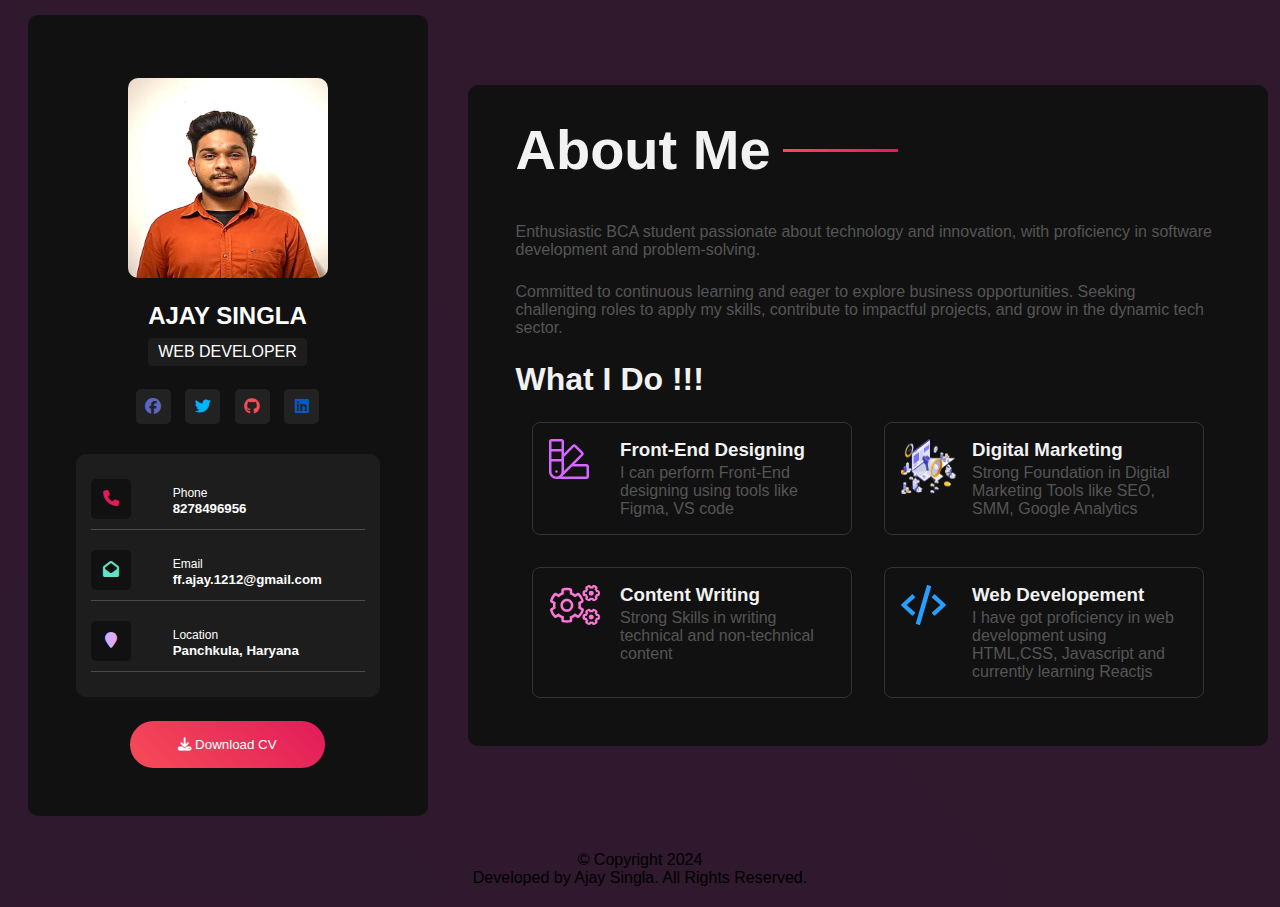
<file: Task-1/index.html>
<!DOCTYPE html>
<html lang="en">
<head>
    <meta charset="UTF-8">
    <meta http-equiv="X-UA-Compatible" content="IE=edge">
    <meta name="viewport" content="width=device-width, initial-scale=1.0">
    <title>Ajay's Portfolio
    </title>
    <!---external css ---->
    <link rel="stylesheet" href="style.css">
    <!---font awesome cdn for font icons---->
    <link rel="stylesheet" href="https://cdnjs.cloudflare.com/ajax/libs/font-awesome/6.2.1/css/all.min.css">
</head>
<body>
   <div class="container">
       <div class="profile-card"> 
            <div class="profile-pic">
                <img src="images/ajay.jpg" alt="user avatar" width="200" height="200" >
            </div>

            <div class="profile-details">
                 <div class="intro">
                    <h2>AJAY SINGLA</h2>
                    <h4>WEB DEVELOPER</h4>
                    <div class="social">
                        <a href="#"><i class="fab fa-facebook" style="color:var(--blue)"></i></a>
                        <a href="#"><i class="fab fa-twitter"  style="color:var(--skyblue)"></i></a>
                        <a href="#"><i class="fab fa-github"  style="color:var(--dark-pink)"></i></a>
                        <a href="#"><i class="fab fa-linkedin"  style="color:var(--light-blue)"></i></a>
                    </div>
                 </div>

                 <div class="contact-info">
                    <div class="row">
                         <div class="icon">
                            <i class="fa fa-phone"  style="color:var(--dark-magenta)"></i>
                         </div>
                         <div class="content">
                            <span>Phone</span>
                            <h5>8278496956</h5>
                         </div>
                    </div>

                    <div class="row">
                        <div class="icon">
                           <i class="fa fa-envelope-open"  style="color:var(--light-green)"></i>
                        </div>
                        <div class="content">
                           <span>Email</span>
                           <h5>ff.ajay.1212@gmail.com</h5>
                        </div>
                   </div>
    
                   <div class="row">
                    <div class="icon">
                       <i class="fa fa-map-marker"  style="color:var(--light-purple)"></i>
                    </div>
                    <div class="content">
                       <span>Location</span>
                       <h5>Panchkula, Haryana</h5>
                    </div>
                 </div>

            </div>
               <button class="download-btn" id="download-btn"> <i class="fa fa-download"></i> Download CV</button>
              
              <script>
              const downloadBtn = document.getElementById('download-btn');
               downloadBtn.addEventListener('click', function() {
                   window.location.href = 'Resume.pdf'; 
               });
               </script> 
            </div>
       </div>

       <!----about section ----->
       <div class="about">
           <h1>About Me</h1>

           <p>  Enthusiastic BCA student passionate about technology and innovation,
            with proficiency in software development and problem-solving.
          </p>

          <p>
            Committed to continuous learning and eager to explore business
 opportunities. Seeking challenging roles to apply my skills, contribute to
 impactful projects, and grow in the dynamic tech sector.
          </p>
          <h2>What I Do !!!</h2>
          <div class="work">
             <div class="workbox">
                 <div class="icon">
                    <img src="images/ui.svg" alt="">
                 </div>
                 <div class="desc">
                    <h3>Front-End Designing</h3>
                    <p> I can perform Front-End designing using tools like Figma, VS code</p>
                 </div>
             </div>

             <div class="workbox">
                <div class="icon">
                   <img src="images/dm2.webp" alt="" width="55" height="55" viewBox="0 0 45 50">
                </div>
                <div class="desc">
                   <h3>Digital Marketing</h3>
                   <p>Strong Foundation in Digital Marketing Tools like SEO, SMM, Google Analytics</p>
                </div>
            </div>

            <div class="workbox">
                <div class="icon">
                   <img src="images/api.svg" alt="">
                </div>
                <div class="desc">
                   <h3>Content Writing</h3>
                   <p> Strong Skills in writing technical and non-technical content</p>
                </div>
            </div>

            <div class="workbox">
                <div class="icon">
                   <img src="images/web.svg" alt="">
                </div>
                <div class="desc">
                   <h3>Web Developement</h3>
                   <p> I have got proficiency in web development using HTML,CSS, Javascript and currently learning Reactjs</p>
                </div>
            </div>
          </div>
       </div>
       <footer>
         <p>&copy; Copyright 2024  <br> Developed by Ajay Singla. All Rights Reserved.</p>
     </footer>
     <style>
      footer {
          text-align: center;
          padding: 20px;
          background-color: rgba(red, green, rgba(0, 0, 0, 0), alpha);
          position: relative;
          bottom: 0;
          width: 100%;
      }
      </style>
   </div>
</body>
</html>
</file>
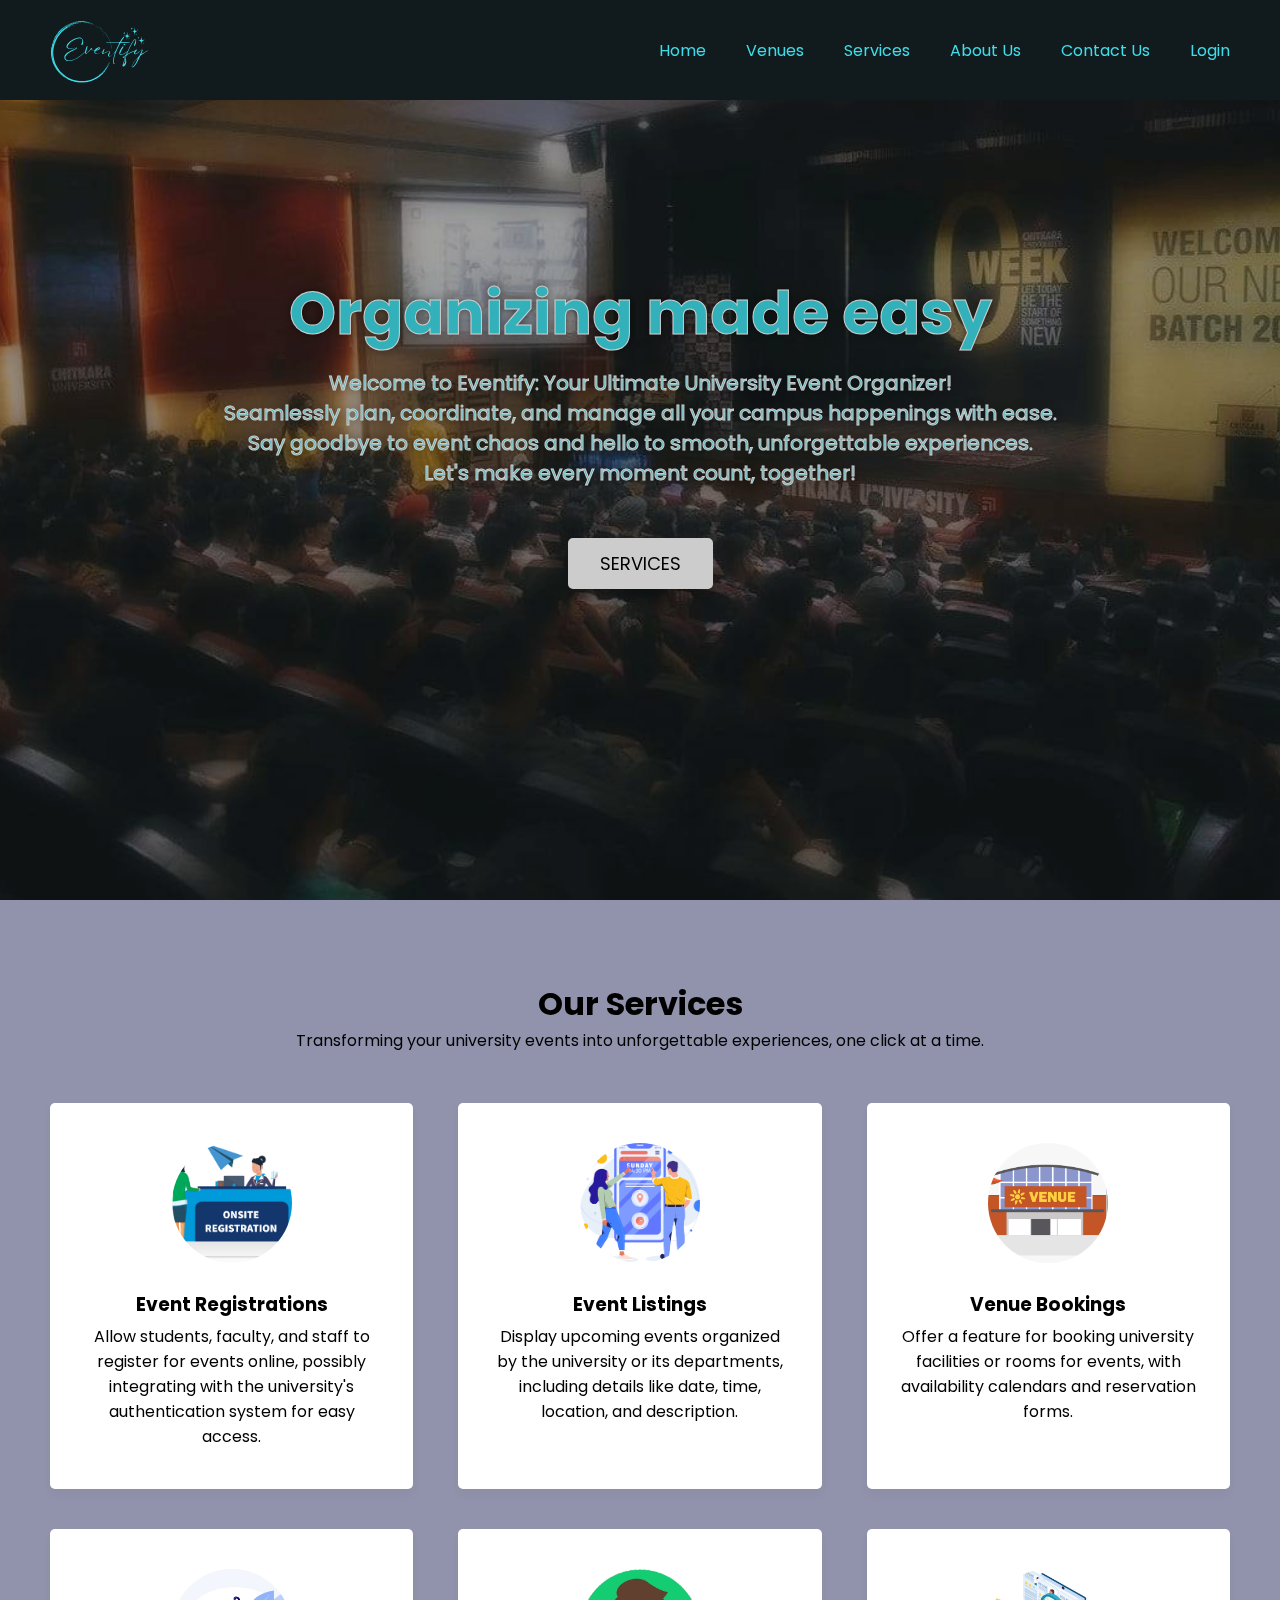
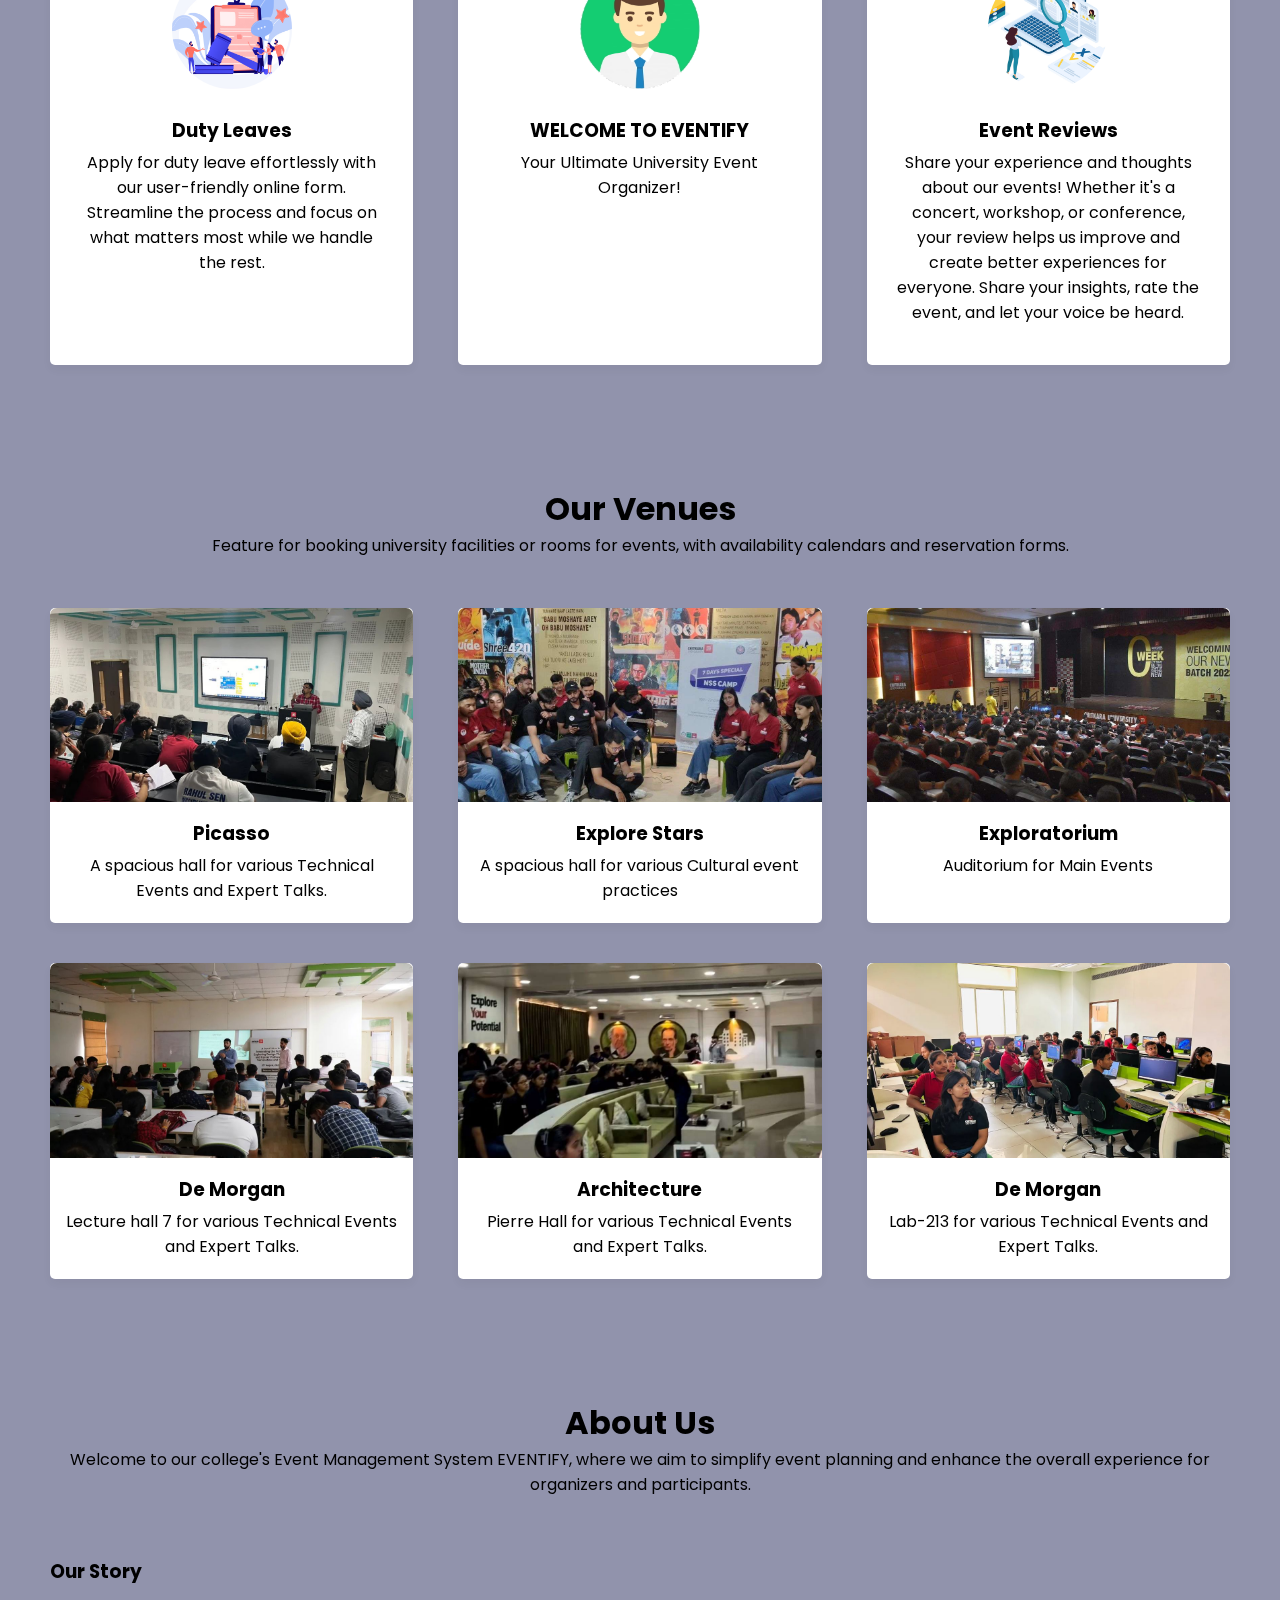
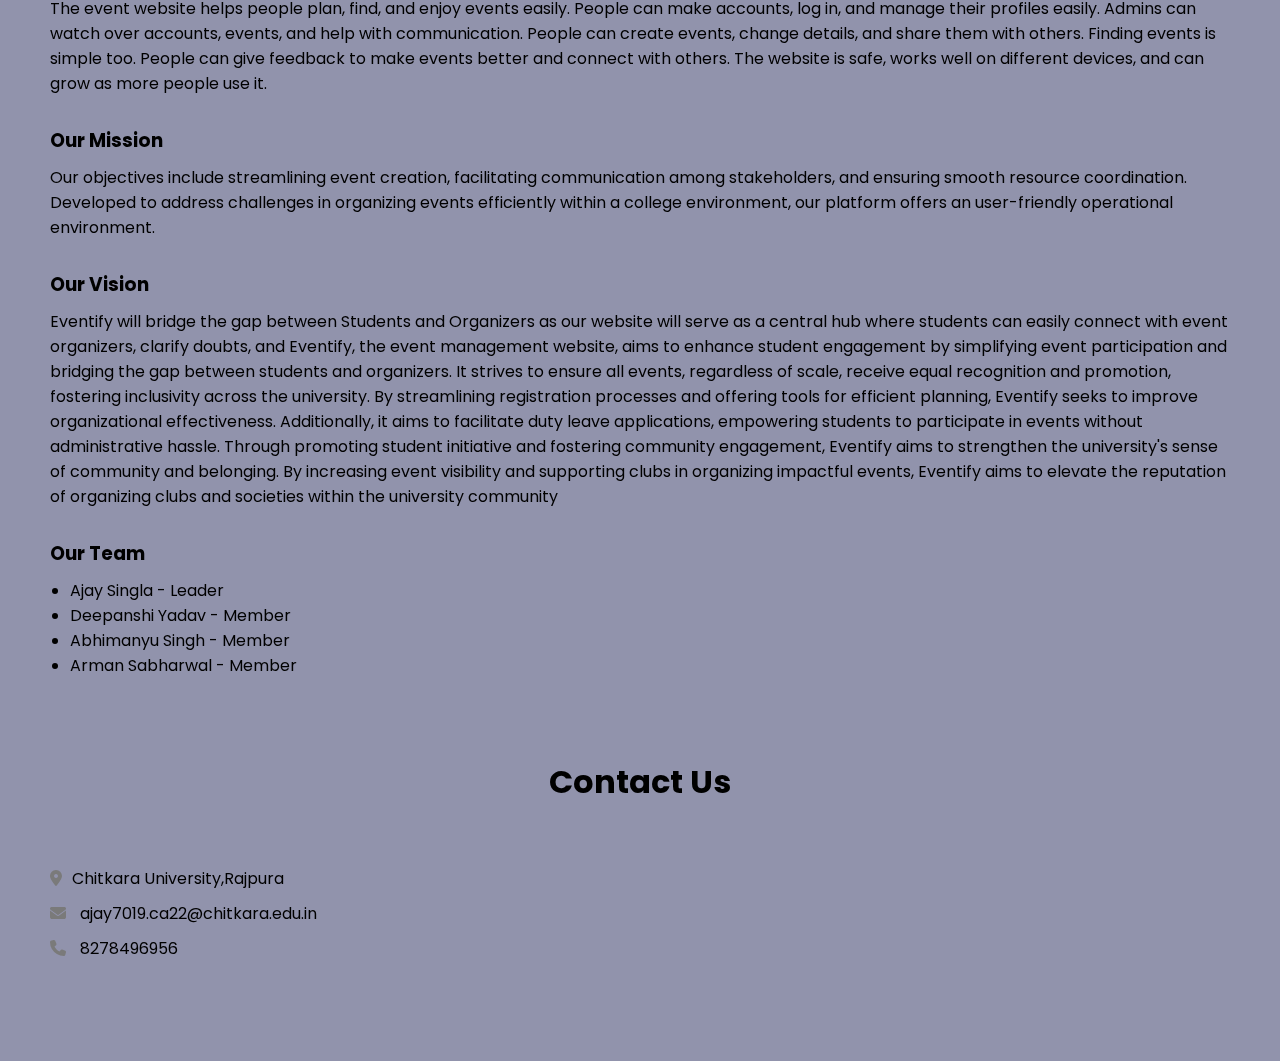
<file: Task-2/index.html>
<!DOCTYPE html>
<html lang="en">
  <head>
    <meta charset="UTF-8" />
    <meta name="viewport" content="width=device-width, initial-scale=1.0">
    <title>Eventify Website</title>
    <link rel="stylesheet" href="style.css">
    <link rel="stylesheet" href="https://cdnjs.cloudflare.com/ajax/libs/font-awesome/6.3.0/css/all.min.css">
  </head>
  <body>

    <header>
        <nav class="navbar">
          <h2 class="logo"><a href="#">Eventify</a></h2>
          <input type="checkbox" id="menu-toggler">
          <label for="menu-toggler" id="hamburger-btn">
            <svg xmlns="http://www.w3.org/2000/svg" viewBox="0 0 24 24" fill="white" width="24px" height="24px">
              <path d="M0 0h24v24H0z" fill="none"/>
              <path d="M3 18h18v-2H3v2zm0-5h18V11H3v2zm0-7v2h18V6H3z"/>
            </svg>
          </label>
          <ul class="all-links">
            <li><a href="#home">Home</a></li>
            <li><a href="#portfolio">Venues</a></li>
            <li><a href="#services">Services</a></li>
            <li><a href="#about">About Us</a></li>
            <li><a href="Contact.html">Contact Us</a></li>
            <li><a href="login.html">Login</a></li>
          </ul>
        </nav>
      </header>
      <section class="homepage" id="home">
        <div class="content">
          <div class="text">
            <h1>Organizing made easy</h1>
            <p>
                Welcome to Eventify: Your Ultimate University Event Organizer!<br> Seamlessly plan, coordinate, and manage all your campus happenings with ease.<br> 
                Say goodbye to event chaos and hello to smooth, unforgettable experiences.<br> Let's make every moment count, together!</p>
          </div>
          <a href="#services">Services</a>
        </div>
      </section>

      <section class="services" id="services">
        <h2>Our Services</h2>
        <p>Transforming your university events into unforgettable experiences, one click at a time.</p>
        <ul class="cards">
          <li class="card" id="EventReg">
            <img src="IMAGES/v4.png" alt="v4.png">
            <h3>Event Registrations</h3>
            <p>Allow students, faculty, and staff to register for events online, possibly integrating with 
              the university's authentication system for easy access.</p>
          </li>
          <li class="card" id="EventList">
            <img src="IMAGES/v1.png" alt="v1.png">
            <h3>Event Listings</h3>
            <p>Display upcoming events organized by the university or its departments, including details 
              like date, time, location, and description.</p>
          </li>
          <li class="card" id="Venue">
            <img src="IMAGES/v2.png" alt="v2.png" >
            <h3>Venue Bookings</h3>
            <p>Offer a feature for booking university facilities or rooms for events, with availability 
              calendars and reservation forms. </p>
          </li>
          <li class="card" id="Dl">
            <img src="IMAGES/dutyleave.jpg" alt="dutyleave.jpg" >
            <h3>Duty Leaves</h3>
            <p>Apply for duty leave effortlessly with our user-friendly online form. Streamline the process 
              and focus on what matters most while we handle the rest.</p>
          </li>
          <li class="card" id="Dl">
            <img src="IMAGES/mang.jpg" alt="mang.jpg" >
            <h3>WELCOME TO EVENTIFY </h3>
            <p>Your Ultimate University Event Organizer!</p>
          </li>
          <li class="card" id="EventRev">
            <img src="IMAGES/er.webp" alt="er.webp" >
            <h3>Event Reviews</h3>
            <p>Share your experience and thoughts about our events! Whether it's a concert, workshop, or 
              conference, your review helps us improve and create better experiences for everyone. Share your 
              insights, rate the event, and let your voice be heard.</p>
          </li>
        </ul>
      </section>

      <section class="portfolio" id="portfolio">
        <h2>Our Venues</h2>
        <p>Feature for booking university facilities or rooms for events, with availability 
          calendars and reservation forms.</p>
        <ul class="cards">
          <li class="card" id="Venue1">
            <img src="IMAGES/2.webp" alt="img">
            <h3>Picasso</h3>
            <p>A spacious hall for various Technical Events and Expert Talks.</p>
          </li>
          <li class="card" id="Venue2">
            <img src="IMAGES/nss.jpg" alt="img">
            <h3>Explore Stars</h3>
            <p>A spacious hall for various Cultural event practices</p>
          </li>
          <li class="card" id="Venue3">
            <img src="IMAGES/matrix_club_-03-04-2024-0002.jpg" alt="img">
            <h3>Exploratorium</h3>
            <p>Auditorium for Main Events</p>
          </li>
          <li class="card" id="Venue4">
            <img src="IMAGES/lh7.webp" alt="img">
            <h3>De Morgan</h3>
            <p>Lecture hall 7 for various Technical Events and Expert Talks.</p>
          </li>
          <li class="card" id="Venue5">
            <img src="IMAGES/3.jpg" alt="img">
            <h3>Architecture</h3>
            <p>Pierre Hall for various Technical Events and Expert Talks.</p>
          </li>
          <li class="card" id="Venue6">
            <img src="IMAGES/5.webp" alt="img">
            <h3>De Morgan</h3>
            <p>Lab-213 for various Technical Events and Expert Talks.</p>
          </li>
        </ul>
        
      </section>

      <section class="about" id="about">
        <h2>About Us</h2>
        <p>Welcome to our college's Event Management System EVENTIFY, where we aim to simplify 
          event planning and enhance the overall experience for organizers and participants. </p>
        <div class="row company-info">
          <h3>Our Story</h3>
          <p>The event website helps people plan, find, and enjoy events easily. People can make 
            accounts, log in, and manage their profiles easily. Admins can watch over accounts, events, 
            and help with communication. People can create events, change details, and share them 
            with others. Finding events is simple too. People can give feedback to make events better 
            and connect with others. The website is safe, works well on different devices, and can grow 
            as more people use it.  </p>
        </div>
        <div class="row mission-vision">
          <h3>Our Mission</h3>
          <p>Our objectives 
            include streamlining event creation, facilitating communication among stakeholders, and ensuring 
            smooth resource coordination. Developed to address challenges in organizing events efficiently 
            within a college environment, our platform offers an user-friendly operational environment.</p>
          <h3>Our Vision</h3>
          <p> Eventify will bridge the gap between Students and Organizers as our 
            website will serve as a central hub where students can easily connect with event organizers, clarify 
            doubts, and Eventify, the event management website, aims to enhance student engagement by 
            simplifying event participation and bridging the gap between students and organizers. It strives to 
            ensure all events, regardless of scale, receive equal recognition and promotion, fostering 
            inclusivity across the university. By streamlining registration processes and offering tools for 
            efficient planning, Eventify seeks to improve organizational effectiveness. Additionally, it aims to 
            facilitate duty leave applications, empowering students to participate in events without 
            administrative hassle. Through promoting student initiative and fostering community engagement, 
            Eventify aims to strengthen the university's sense of community and belonging. By increasing 
            event visibility and supporting clubs in organizing impactful events, Eventify aims to elevate the 
            reputation of organizing clubs and societies within the university community</p>
        </div>
        <div class="row team">
          <h3>Our Team</h3>
          <ul>
            <li>Ajay Singla - Leader</li>
            <li>Deepanshi Yadav - Member</li>
            <li>Abhimanyu Singh - Member</li>
            <li>Arman Sabharwal - Member</li>
          </ul>
        </div>
      </section>

      <section class="contact" id="contact">
        <h2>Contact Us</h2>
        <p></p>
        <div class="row">
          <div class="col information">
            <div class="contact-details">
              <p><i class="fas fa-map-marker-alt"></i>Chitkara University,Rajpura</p>
              <p><i class="fas fa-envelope"></i> ajay7019.ca22@chitkara.edu.in</p>
              <p><i class="fas fa-phone"></i> 8278496956</p>
            </div>
          </div>
          
        </div>
      </section>
</file>
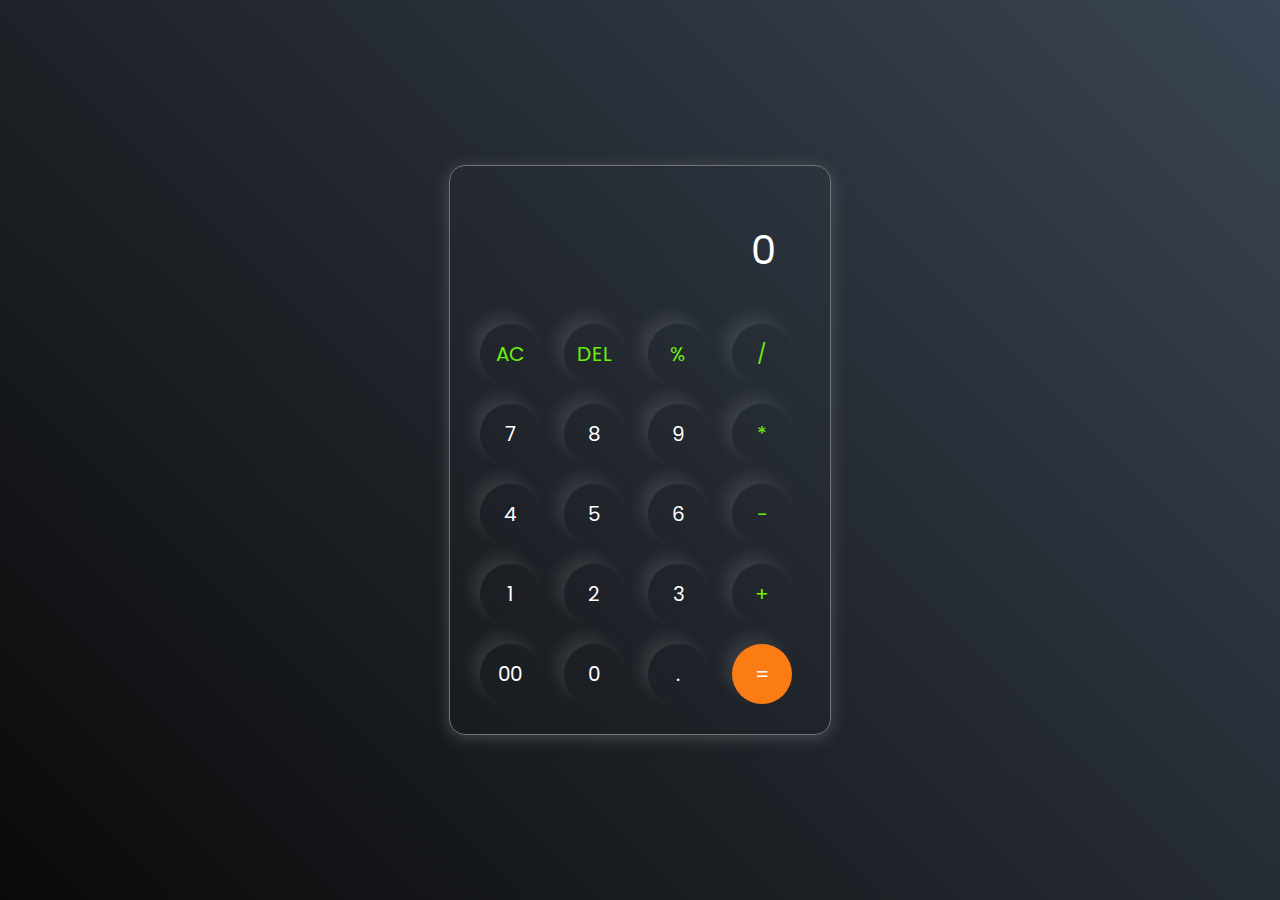
<file: Task-3/index.html>
<!DOCTYPE html>
<html lang="en">
  <head>
    <meta charset="UTF-8" />
    <meta http-equiv="X-UA-Compatible" content="IE=edge" />
    <meta name="viewport" content="width=device-width, initial-scale=1.0" />
    <link rel="stylesheet" href="style.css" />
    <title>Calculator - By Code Traversal</title>
  </head>
  <body>
    <div class="container">
      <div class="calculator">
        <input type="text" id="inputBox" placeholder="0" />
        <div>
          <button class="button operator">AC</button>
          <button class="button operator">DEL</button>
          <button class="button operator">%</button>
          <button class="button operator">/</button>
        </div>
        <div>
          <button class="button">7</button>
          <button class="button">8</button>
          <button class="button">9</button>
          <button class="button operator">*</button>
        </div>
        <div>
          <button class="button">4</button>
          <button class="button">5</button>
          <button class="button">6</button>
          <button class="button operator">-</button>
        </div>
        <div>
          <button class="button">1</button>
          <button class="button">2</button>
          <button class="button">3</button>
          <button class="button operator">+</button>
        </div>

        <div>
          <button class="button">00</button>
          <button class="button">0</button>
          <button class="button">.</button>
          <button class="button equalBtn">=</button>
        </div>
      </div>
    </div>

    <script src="script.js"></script>
  </body>
</html>
</file>
<file: Task-1/style.css>
:root{
    --purple:#2F192E;
    --purple-light:#30192d;
    --dark-blue:#012677;
    --blue:#5c65c0;
    --skyblue :#00b4fc;
    --light-blue:#005bc5;
    --dark-pink:#f64c57;
    --dark-magenta:#e21b5a;
    --light-green:#61e2c2;
    --light-purple:#d9abff;
}
*{
    box-sizing: border-box;
    padding:0;
    margin:0;
    text-decoration: none;
    font-family: poppins,sans-serif;
}
body{
    background: linear-gradient(45deg, var(--purple),var(--purple-light));
}
.container{
    display: flex;
    justify-content: space-around;
    align-items: center;
    min-height: 100%;
    width: 100%;
    flex-wrap: wrap;
    position: relative;
}
.profile-card{
    background: #111;
    width:400px;
    padding: 3rem;
    border-radius: 10px;
    min-height: 400px;
    position: relative;
    color:#fff;
    margin: 15px;
    display: flex;
    justify-content: space-between;
    align-items: center;
    flex-direction: column;
}
.profile-card .profile-pic{
    margin-top: 15px;
    overflow: hidden;
}
.profile-card .profile-pic img{
    border-radius: 10px;
}
.profile-card .profile-details{
    display: flex;
    flex-direction: column;
    justify-content: flex-start;
    align-items: center;
    width:100%;
}
.profile-details .intro{
    display: flex;
    justify-content: center;
    align-items: center;
    flex-direction: column;
}
.profile-details .intro h2{
    margin-top: 20px;
}
.profile-details .intro h4{
    background: #1d1d1d;
    font-weight: 400;
    border-radius: 4px;
    padding: 5px 10px;
    margin: 8px;
}
.profile-details .intro .social{
    margin-top: 10px;
    margin-bottom: 25px;
}
.profile-details .intro .social i{
    color:#ddd;
    font-size: 16px;
    background-color:#222;
    margin: 5px;
    height: 35px;
    width:35px;
    line-height: 35px;
    text-align: center;
    border-radius: 5px;
    transition: 0.5s;
}
.profile-details .intro .social i:hover{
    transform: scale(1.2);
    border:1px solid rgba(255,255,255,0.3);
}
.profile-details .contact-info{
    background-color: #1d1d1d;
    padding: 15px;
    border-radius: 10px;
    width: 100%;
}
.profile-details .contact-info .row{
    display: flex;
    justify-content: space-between;
    align-items: center;
    border-bottom: 1px solid rgba(255,255,255,0.2);
    padding: 10px 0;
    margin-bottom: 10px;
}
.contact-info .row .icon{
    height: 40px;
    width: 40px;
    line-height: 40px;
    border-radius: 5px;
    background-color: #111;
    text-align: center;
    color:#fff;
    transition: 0.5s;
}
.row .icon:hover{
    transform:scale(1.2);
    border:1px solid rgba(255,255,255,0.1);
}
.row .content{
    min-width: 70%;
}
.row .content span{
    font-size: 12px;
}
.download-btn{
    background: linear-gradient(45deg, #f64c57,#e21b5a);
    color:#fff;
    padding: 1rem 3rem;
    border-radius: 30px;
    margin-top: 1.5rem;
    border:none;
}
/*****about section ****/
.about{
    background-color: #111;
    max-width: 800px;
    padding: 2rem 3rem;
    border-radius: 10px;
}
.about h1{
    color:#f2f2f2;
    margin-bottom: 1.1rem;
    position: relative;
    display: inline-block;
    font-size: 3.5rem;
}
.about h1::after{
    position: absolute;
    content: "";
    top:50%;
    right:-50%;
    width:45%;
    height: 3px;
    background: linear-gradient(45deg, #f64c57,#e21b5a);
}
.about h2{
    color:#f2f2f2;
    font-size: 2rem;
    margin:0.5rem 0;
}
.about p{
    color:#555;
    margin:1.5rem 0;
}
.about .work{
    display: grid;
    grid-template-columns: 1fr 1fr;
    grid-template-rows: auto;
}
.work .workbox{
    display: flex;
    justify-content: space-between;
    border-radius:8px;
    border:1px solid #333;
    padding: 1rem;
    margin:1rem;

}
.work .workbox .desc{
    width:75%;
    color:#555;
}
.work .workbox .desc h3{
    color:#f2f2f2;
    margin-bottom: 3px;
}
.work .workbox .desc p{
    margin:0px;
}
/***Responsive Design ***/
@media(max-width:768px)
{
    .about{
        width: 1005;
        max-width: 400px;
        padding:1rem;
        margin:1rem;

    }
    .about h1{
        font-size: 2.2rem;
    }
    .about .work{
        grid-template-columns: repeat(1,1fr);
        grid-template-rows: repeat(4,auto);
    }
}
</file>
<file: Task-2/style.css>
@import url("https://fonts.googleapis.com/css2?family=Poppins:wght@200;300;400;500;600;700&display=swap");

* {
  margin: 0;
  padding: 0;
  box-sizing: border-box;
  font-family: "Poppins", sans-serif;
}

html {
  scroll-behavior: smooth;
}

body {
  background: #9193ac;
}

header {
  position: fixed;
  top: 0;
  left: 0;
  z-index: 5;
  width: 100%;
  display: flex;
  justify-content: center;
  background: #111b1d;
}

.navbar {
  display: flex;
  padding: 0 10px;
  max-width: 1200px;
  width: 100%;
  align-items: center;
  justify-content: space-between;
}

.navbar input#menu-toggler {
  display: none;
}

.navbar #hamburger-btn {
  cursor: pointer;
  display: none;
}

.navbar .all-links {
  display: flex;
  align-items: center;
}

.navbar .all-links li {
  position: relative;
  list-style: none;
}

.navbar .logo a {
    display: flex;
    align-items: center;
    margin-left: 0;
    text-indent: -9999px; /* Hide the text content */
    width: 100px; /* Set width as needed */
    height: 100px; /* Set height as needed */
    background: url("IMAGES/logo.svg") center/contain no-repeat; /* Replace "logo.gif" with the file path of your GIF */
}

header a, footer a {
  margin-left: 40px;
  text-decoration: none;
  color: #3edde9;
  height: 100%;
  padding: 20px 0;
  display: inline-block;
}

header a:hover, footer a:hover {
  color: #38e016;
}

.homepage {
    height: 100vh;
    width: 100%;
    position: relative;
    background: url("IMAGES/img.jpg");
    background-position: center 65%;
    background-size: cover;
    background-attachment: fixed;
    filter: brightness(80%);
    backdrop-filter: blur(5px);
}

.homepage::before {
  content: "";
  position: absolute;
  left: 0;
  top: 0;
  height: 100%;
  width: 100%;
  background: rgba(0, 0, 0, 0.2);
}

.homepage .content {
  display: flex;
  height: 85%;
  z-index: 3;
  align-items: center;
  justify-content: center;
  flex-direction: column;
}

.homepage .content h1 {
  font-size: 60px;
  font-weight: 700;
  margin-bottom: 10px;
}

.homepage .content .text {
    margin-bottom: 50px;
    color: #3edde9;
    font-size: 20px;
    text-align: center;
    text-shadow: 0px 0px 10px rgba(0, 0, 0, 0.5);
    -webkit-text-stroke: 1px white;
}

.content a {
  color: #000;
  display: block;
  text-transform: uppercase;
  font-size: 18px;
  margin: 0 10px;
  padding: 10px 30px;
  border-radius: 5px;
  background: #fff;
  border: 2px solid #fff;
  transition: 0.4s ease;
  box-shadow: 0 10px 20px rgba(0, 0, 0, 0.3);
  text-decoration: none;
}

.content a:hover {
  color: #fff;
  background: rgba(255,255,255,0.3);
}

section {
  display: flex;
  align-items: center;
  flex-direction: column;
  padding: 80px 0 0;
}

section h2 {
  font-size: 2rem;
}

section > p {
  text-align: center;
}

section .cards {
  display: flex;
  flex-wrap: wrap;
  max-width: 1200px;
  margin-top: 50px;
  padding: 0 10px;
  justify-content: space-between;
}

section.about {
  margin: 0 auto;
  max-width: 1200px;
}

.about .company-info {
  margin-top: 30px;
}

.about h3 {
  margin: 30px 0 10px;
}

.about .team {
  text-align: left;
  width: 100%;
}

.about .team ul {
  padding-left: 20px;
}

section .cards .card {
  background: #fff;
  padding: 40px 15px;
  list-style: none;
  border-radius: 5px;
  box-shadow: 0px 5px 10px rgba(0, 0, 0, 0.04);
  margin-bottom: 40px;
  width: calc(100% / 3 - 30px);
  text-align: center;
  cursor: pointer;
}

.portfolio .cards .card {
  padding: 0 0 20px;
}

.services .card img {
  width: 120px;
  height: 120px;
  margin-bottom: 20px;
  border-radius: 100%;
  object-fit: cover;
}

.portfolio .card img {
  width: 100%;
  padding-bottom: 10px;
  aspect-ratio: 16 / 9;
  object-fit: cover;
  border-radius: 7px;
}

.cards .card p {
  padding: 0 15px;
  margin-top: 5px;
}

.about .row {
  padding: 0 10px;
}

.contact .row {
  margin: 60px 0 90px;
  display: flex;
  max-width: 1200px;
  width: 100%;
  align-items: center;
  justify-content: space-between;
}

.contact .row .col {
  padding: 0 10px;
  width: calc(100% / 2 - 50px);
}

.contact .col p {
  margin-bottom: 10px;
}

.contact .col p i {
  color: #7a7a7a;
  margin-right: 10px;
}

.contact form input {
  height: 45px;
  margin-bottom: 20px;
  padding: 10px;
  width: 100%;
  font-size: 16px;
  outline: none;
  border: 1px solid #bfbfbf;
}

.contact form textarea {
  padding: 10px;
  width: 100%;
  font-size: 16px;
  height: 150px;
  outline: none;
  resize: vertical;
  border: 1px solid #bfbfbf;
}

.contact form button {
  margin-top: 10px;
  padding: 10px 20px;
  font-size: 17px;
  color: #fff;
  border: none;
  cursor: pointer;
  border-radius: 5px;
  background: #333;
  transition: 0.2s ease;
}

.contact form button:hover {
  background: #525252;
}

footer {
  width: 100%;
  display: flex;
  justify-content: center;
  background: #000;
  padding: 20px 0;
}

footer div {
  padding: 0 10px;
  max-width: 1200px;
  width: 100%;
  display: flex;
  justify-content: space-between;
}

footer span {
  color: #fff;
}

footer a {
  padding: 0;
}

@media screen and (max-width: 860px) {
  .navbar .all-links {
    position: fixed;
    left: -100%;
    width: 300px;
    display: block;
    height: 100vh;
    top: 75px;
    background: #333;
    transition: left 0.3s ease;
  }

  .navbar #menu-toggler:checked~.all-links {
    left: 0;
  }

  .navbar .all-links li {
    font-size: 18px;
  }

  .navbar #hamburger-btn {
    display: block;
  }

  section > p {
    text-align: center;
  }

  section .cards .card {
    width: calc(100% / 2 - 15px);
    margin-bottom: 30px;
  }

  .homepage .content h1 {
    font-size: 40px;
    font-weight: 700;
    margin-bottom: 10px;
  }

  .homepage .content .text {
    font-size: 17px;
  }

  .content a {
    font-size: 17px;
    padding: 9px 20px;
  }

  .contact .row {
    flex-direction: column;
  }

  .contact .row .col {
    width: 100%;
  }

  .contact .row .col:last-child {
    margin-top: 40px;
  }

  footer a {
    height: 0;
  }
}

@media screen and (max-width: 560px) {
  section .cards .card {
    width: 100%;
    margin-bottom: 30px;
  }
}

.alert{
  width: 100%;
  background: grey;
  padding: 10px 20px;
  border-radius: 5px;
  text-align: center;
  font-size: 18px;
  font-weight: 900;
  display: none;
}
</file>
<file: Task-3/style.css>
@import url('https://fonts.googleapis.com/css2?family=Poppins:wght@500&display=swap');

*{
    margin: 0;
    padding: 0;
    box-sizing: border-box;
    font-family: 'Poppins', sans-serif;
}

body{
    width: 100%;
    height: 100vh;
    display: flex;
    justify-content: center;
    align-items: center;
    background: linear-gradient(45deg, #0a0a0a, #3a4452);
}

.calculator{
    border: 1px solid #717377;
    padding: 20px;
    border-radius: 16px;
    background: transparent;
    box-shadow: 0px 3px 15px rgba(113, 115, 119, 0.5);

}

input{
    width: 320px;
    border: none;
    padding: 24px;
    margin: 10px;
    background: transparent;
    box-shadow: 0px 3px 15px rgbs(84, 84, 84, 0.1);
    font-size: 40px;
    text-align: right;
    cursor: pointer;
    color: #ffffff;
}

input::placeholder{
    color: #ffffff;
}

button{
    border: none;
    width: 60px;
    height: 60px;
    margin: 10px;
    border-radius: 50%;
    background: transparent;
    color: #ffffff;
    font-size: 20px;
    box-shadow: -8px -8px 15px rgba(255, 255, 255, 0.1);
    cursor: pointer;
}

.equalBtn{
    background-color: #fb7c14;
}

.operator{
    color: #6dee0a;
}
</file>
